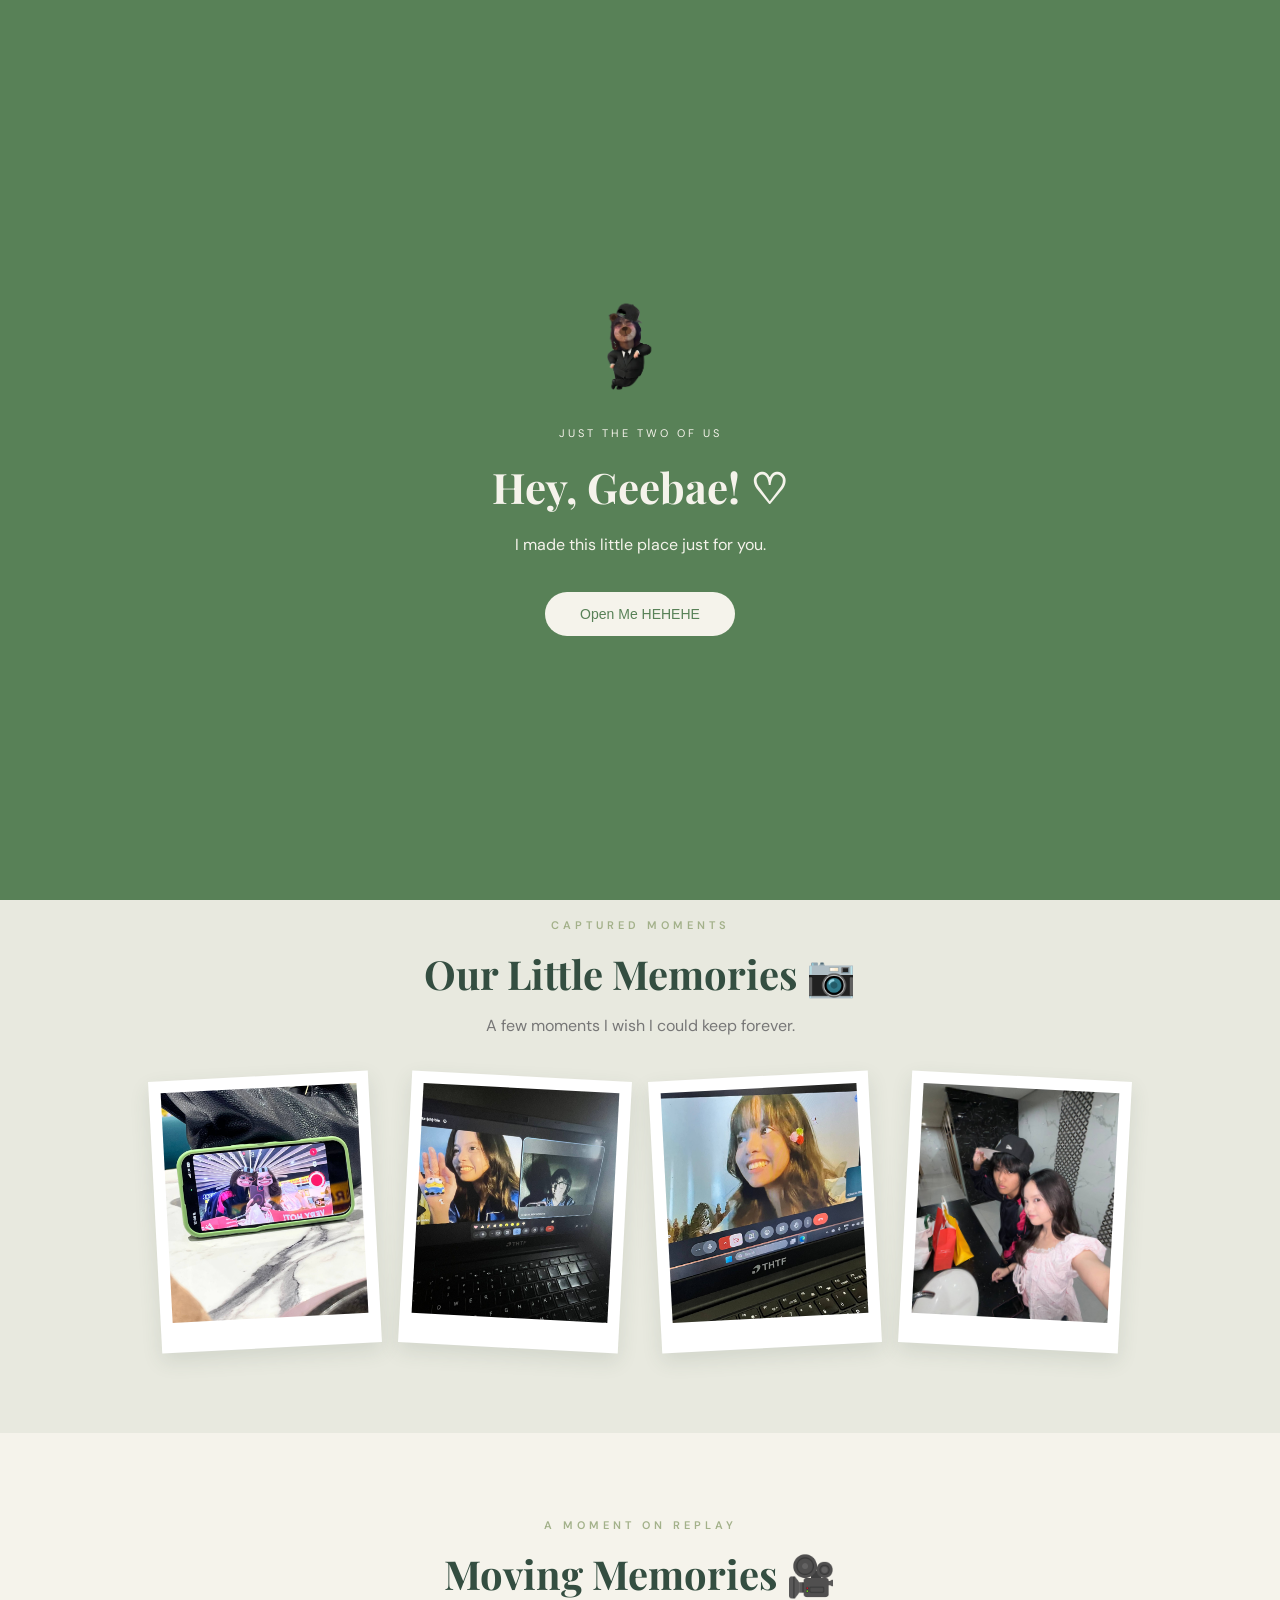
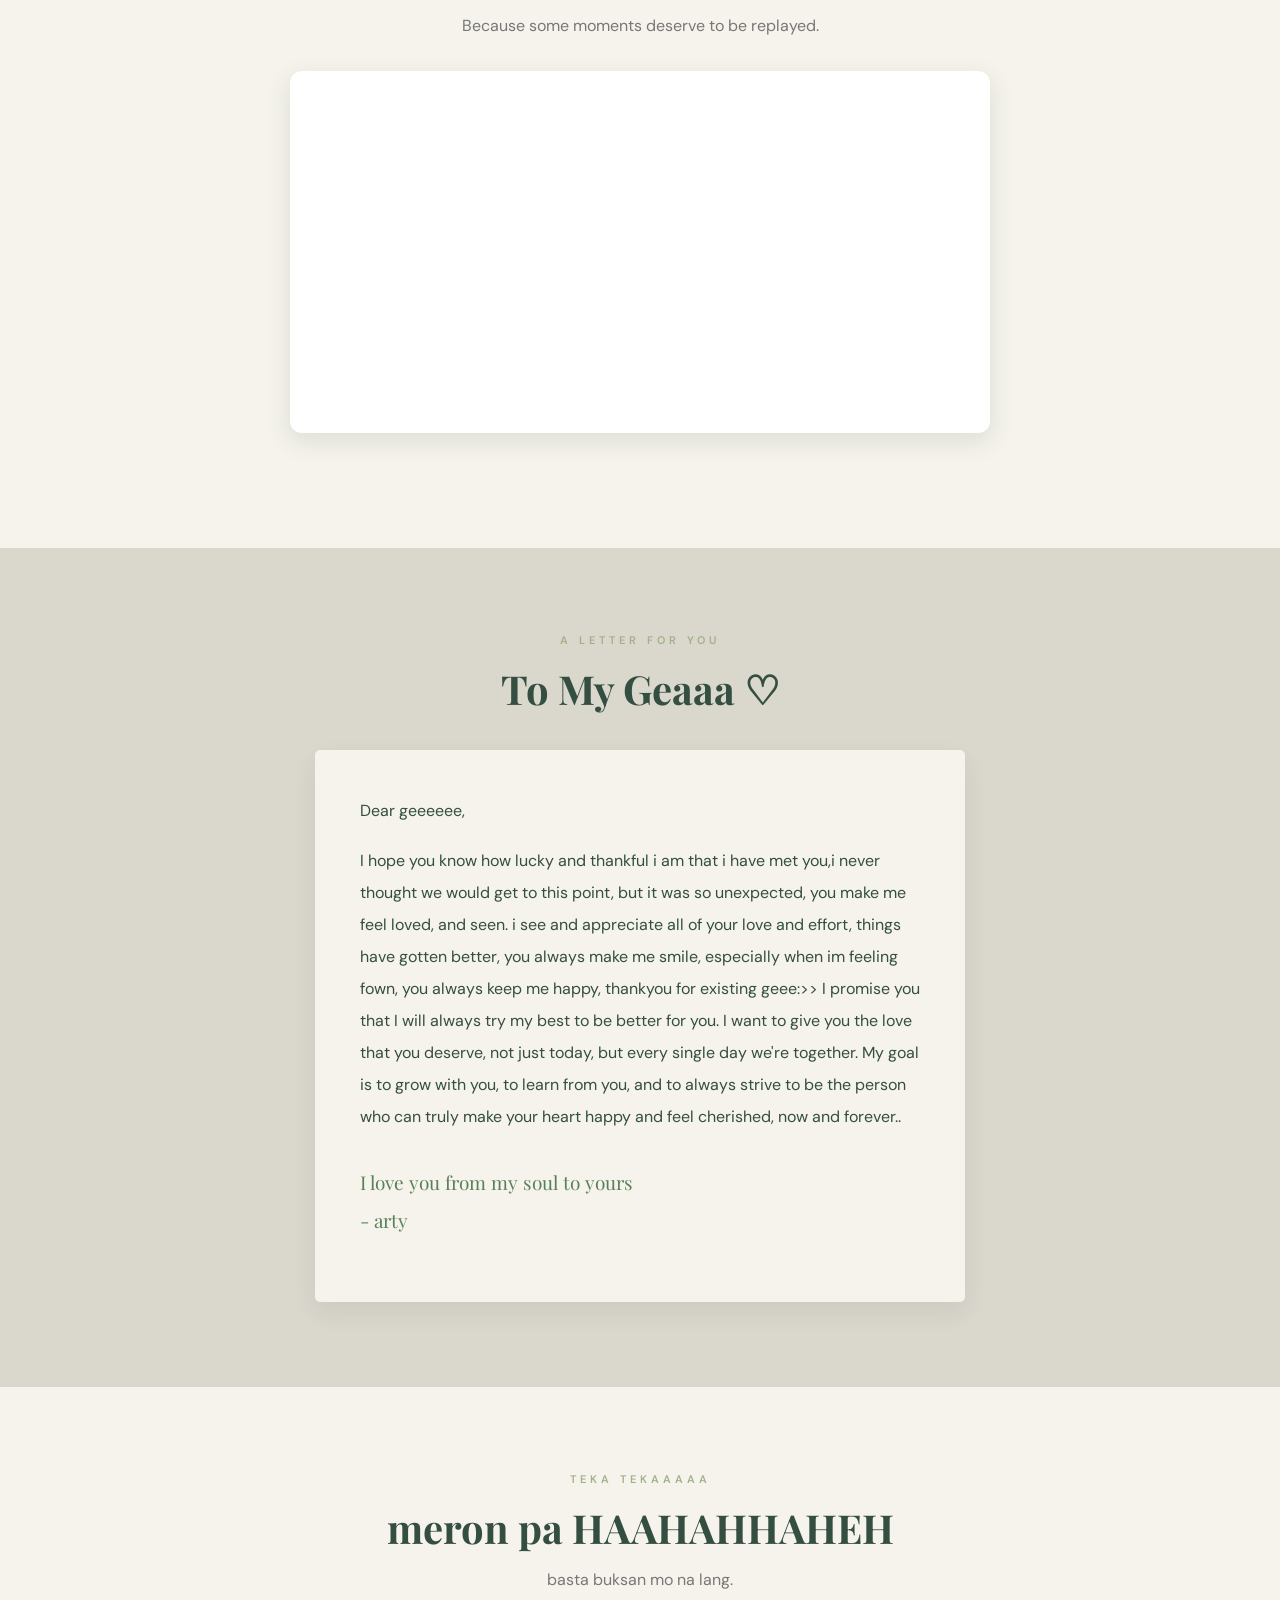
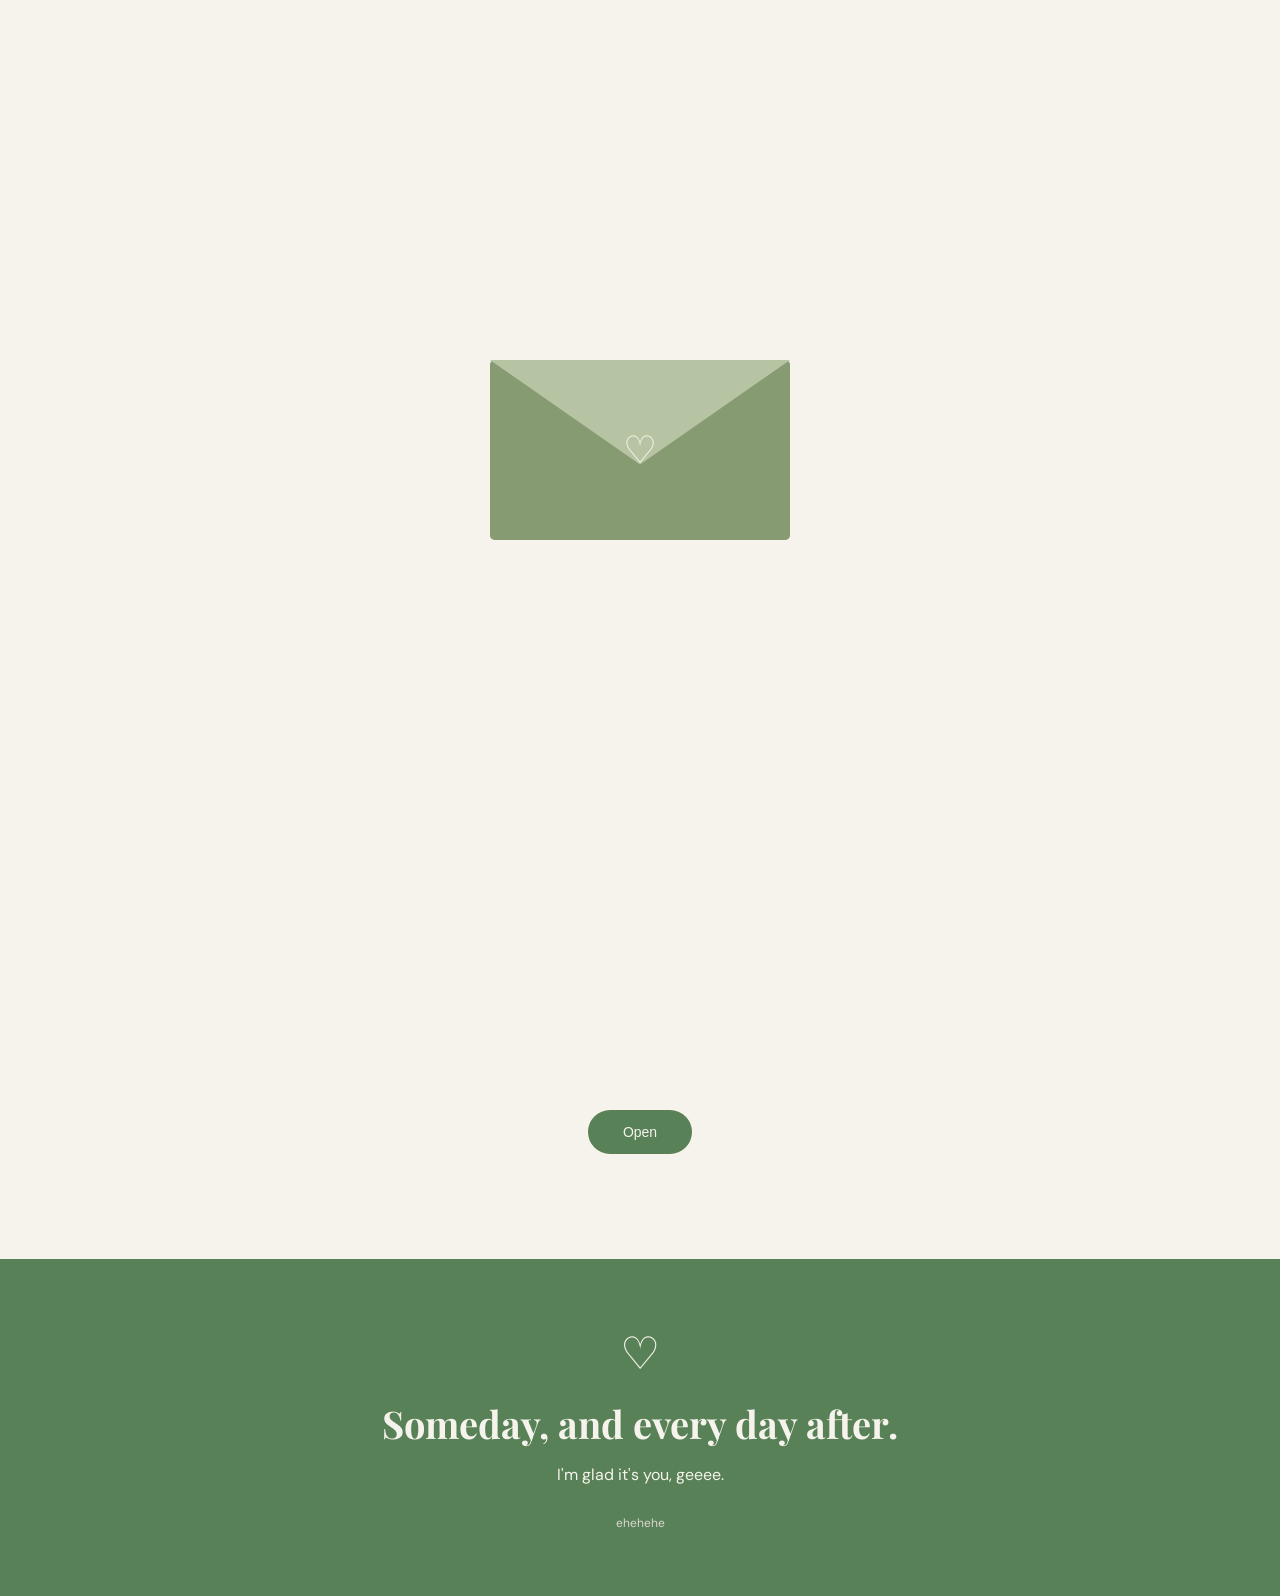
<file: index.html>
<!DOCTYPE html>
<html lang="en">
<head>
    <meta charset="UTF-8">
    <meta name="viewport" content="width=device-width, initial-scale=1.0">
    <meta property="og:title" content="secret no clue">
<meta property="og:description" content="A little surprise made with love.">
<meta property="og:image" content="https://artydikapagsasawaan.github.io/forgeeonly/nanon.jpg">
<meta property="og:url" content="https://artydikapagsasawaan.github.io/forgeeonly/">
<meta property="og:type" content="website">
    <title>teerak</title>
    <link rel="stylesheet" href="style.css">
</head>
<body>

    <!-- Opening Screen -->
    <div class="opening" id="opening">
        <div class="envelope">
            <img src="ehey.png" alt="Cute sticker">
        </div>

        <p class="small-text">Just The Two Of us</p>
        <h1>Hey, Geebae! ♡</h1>
        <p>I made this little place just for you.</p>
        <button onclick="openWebsite()">Open Me HEHEHE</button>
    </div>

    <!-- Background Music -->
    <audio id="music" loop>
        <source src="Someday.mp3" type="audio/mpeg">
    </audio>

    <!-- Main Website -->
    <main id="main">

        <header>
            <p class="eyebrow">Just The Two Of Us</p>
            <h1>For My Favorite Person :33 </h1>
            <p>Some memories, little moments, and a whole lot of love.</p>
            <span class="decor">♡</span>
        </header>

        <!-- Introduction -->
        <section class="intro">
            <p class="eyebrow">OUR LITOL STORY</p>
            <h2>I'm glad it's you</h2>
            <p>
                Out of all the people I could've crossed paths with, 
                I'm glad life led me to you. Here's a little collection of our memories, 
                the little moments, and everything that makes having you in my life so special.
            </p>
        </section>

        <!-- Photo Gallery -->
        <section class="memories">
            <p class="eyebrow">CAPTURED MOMENTS</p>
            <h2>Our Little Memories 📷</h2>
            <p class="description">A few moments I wish I could keep forever.</p>

            <div class="gallery">
                <div class="polaroid">
                    <img src="yie.jpg" alt="Our memory">
                </div>

                <div class="polaroid">
                    <img src="ehe.jpg" alt="Our memory">
                </div>

                <div class="polaroid">
                    <img src="jie.jpg" alt="Our memory">
                </div>

                <div class="polaroid">
                    <img src="lel.jpg" alt="Our memory">
                </div>
            </div>
        </section>

        <!-- Video -->
        <section class="video-section">
            <p class="eyebrow">A MOMENT ON REPLAY</p>
            <h2>Moving Memories 🎥</h2>
            <p class="description">Because some moments deserve to be replayed.</p>

            <div class="video-container">
                <video autoplay muted loop playsinline>
                    <source src="cutie.mp4" type="video/mp4">
                    Your browser does not support this video.
                </video>
            </div>
        </section>

        <!-- First Letter -->
        <section class="letter-section">
            <p class="eyebrow">A LETTER FOR YOU</p>
            <h2>To My Geaaa ♡</h2>

            <div class="letter">
                <p>Dear geeeeee,</p>

                <p>
                 I hope you know how lucky and thankful i am that i have met you,i never thought we would get to this point, 
                 but it was so unexpected, you make me feel loved, and seen. i see and appreciate all of your love and effort, 
                things have gotten better, you always make me smile, especially when im feeling fown, you always keep me happy, 
                 thankyou for existing geee:>> I promise you that I will always try my best to be better for you.
                I want to give you the love that you deserve, not just today, but every single day we're together. 
                My goal is to grow with you, to learn from you, and to always strive to be the person 
                  who can truly make your heart happy and feel cherished, now and forever.. 
                </p>

                <p class="signature">
                    I love you from my soul to yours
                    <br>
                    - arty 
                </p>
            </div>
        </section>

        <!-- Second Letter Envelope -->
        <section class="second-letter-section">

            <p class="eyebrow">TEKA TEKAAAAA</p>
            <h2>meron pa HAAHAHHAHEH</h2>
            <p class="description">basta buksan mo na lang.</p>

            <div class="envelope-wrapper">

                <div class="letter-inside" id="secondLetter">
                    <div class="second-letter-content">
                        <p class="letter-heading">yieeee</p>
                       
                         <p>
        <strong>I Love You Just Like How I Love The Ridleys</strong>
    </p>

    <p>
        And even if life doesn't unfold the way we've imagined, even if our dreams take longer than expected, Be With You reminds me that <strong>it's okay if things don't happen right away.</strong>
        <strong><u>Because in the end, my greatest dream isn't success or perfection - it's simply to be with you every single day. for the rest of our lives.</u></strong>
    </p>

    <p>
        I think about the future the same way Someday does.
        <em><u>I wanna be there when the sunlight hits your face. I want to witness your ordinary mornings, celebrate your victories, comfort you in your hardest days, and love you through every version of yourself.</u></em>
        I want to be your closest friend, your biggest supporter, and someone who loves you through everything. Some things in this world may change, but I hope this never will.
    </p>

    <p>
        Sometimes I wonder how someone could be so breathtaking.
        Every time I look into your eyes, I understand <em>Aphrodite</em>.
        <strong>I see the galaxies when I look in your eyes.</strong>
        <em><u>You make words disappear, leaving me speechless in the most beautiful way. I could swear you're Aphrodite in disguise, because no one should be allowed to be this effortlessly wonderful.</u></em>
    </p>
                        

                    </div>
                </div>

                <div class="animated-envelope" id="animatedEnvelope">
                    <div class="envelope-back"></div>
                    <div class="envelope-front"></div>
                    <div class="envelope-flap"></div>
                    <div class="envelope-heart">♡</div>
                </div>

            </div>

            <div class="envelope-wrapper">
    <!-- Envelope elements here -->
</div>

        <button
            class="envelope-button"
              id="envelopeButton"
             onclick="openSecondLetter()"
             aria-expanded="false">
             Open 
        </button>

        </section>

        <!-- Ending -->
        <footer>
            <div class="footer-heart">♡</div>
            <h2>Someday, and every day after.</h2>
            <p>I'm glad it's you, geeee.</p>
            <p class="footer-small">ehehehe</p>
        </footer>

    </main>

    <script src="script.js"></script>
</body>
</html>
</file>
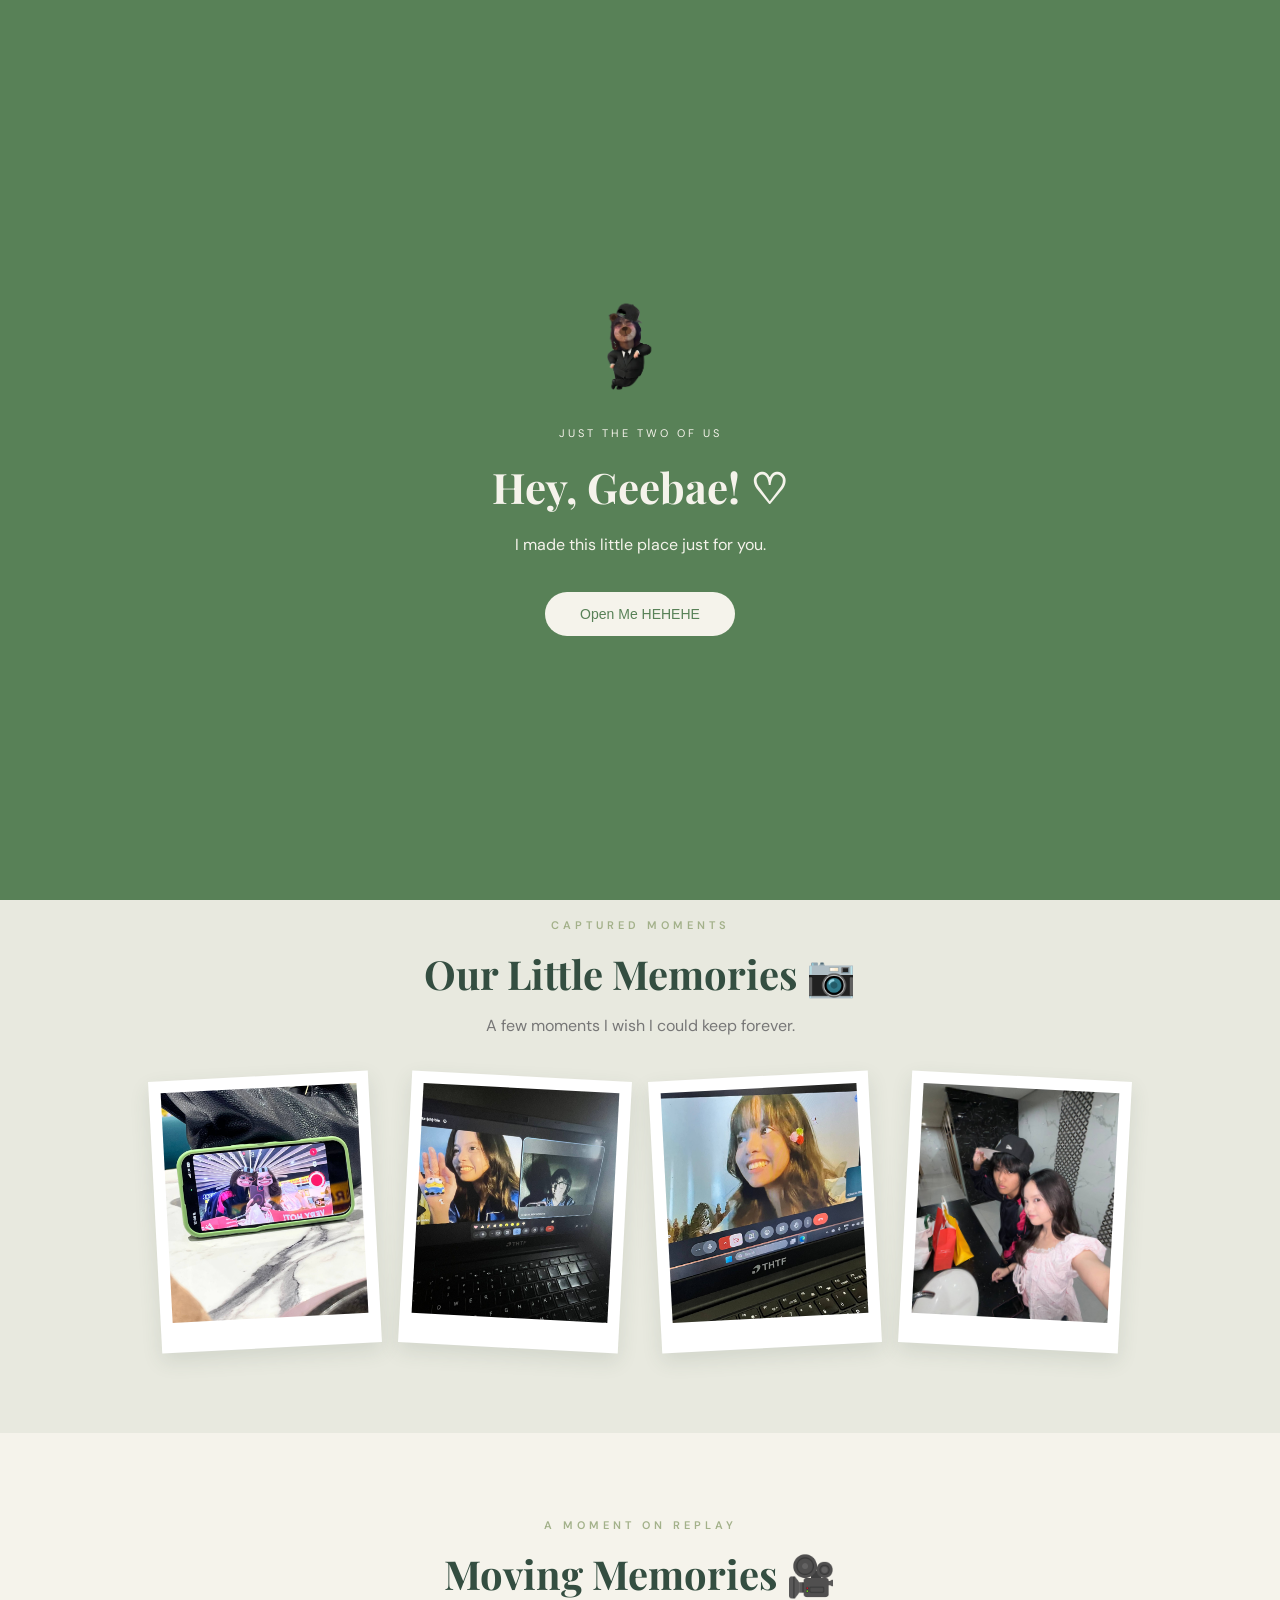
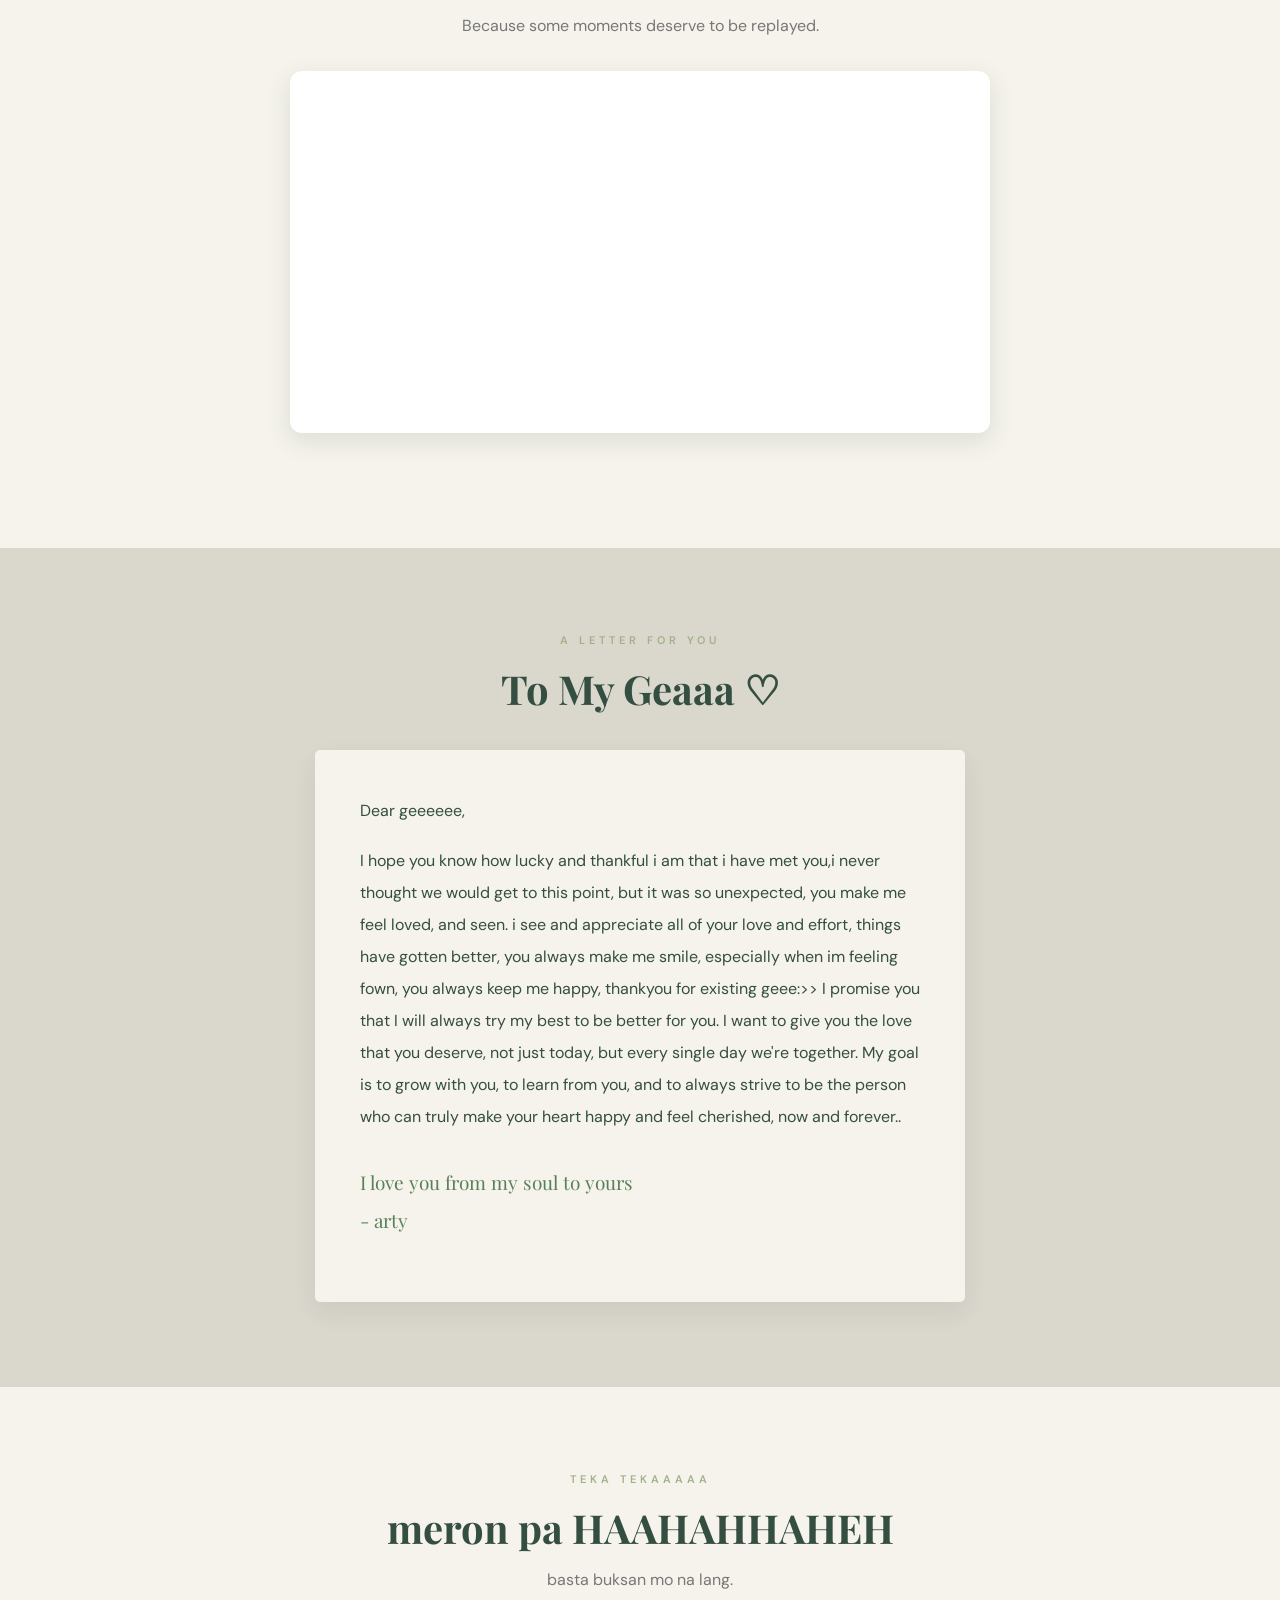
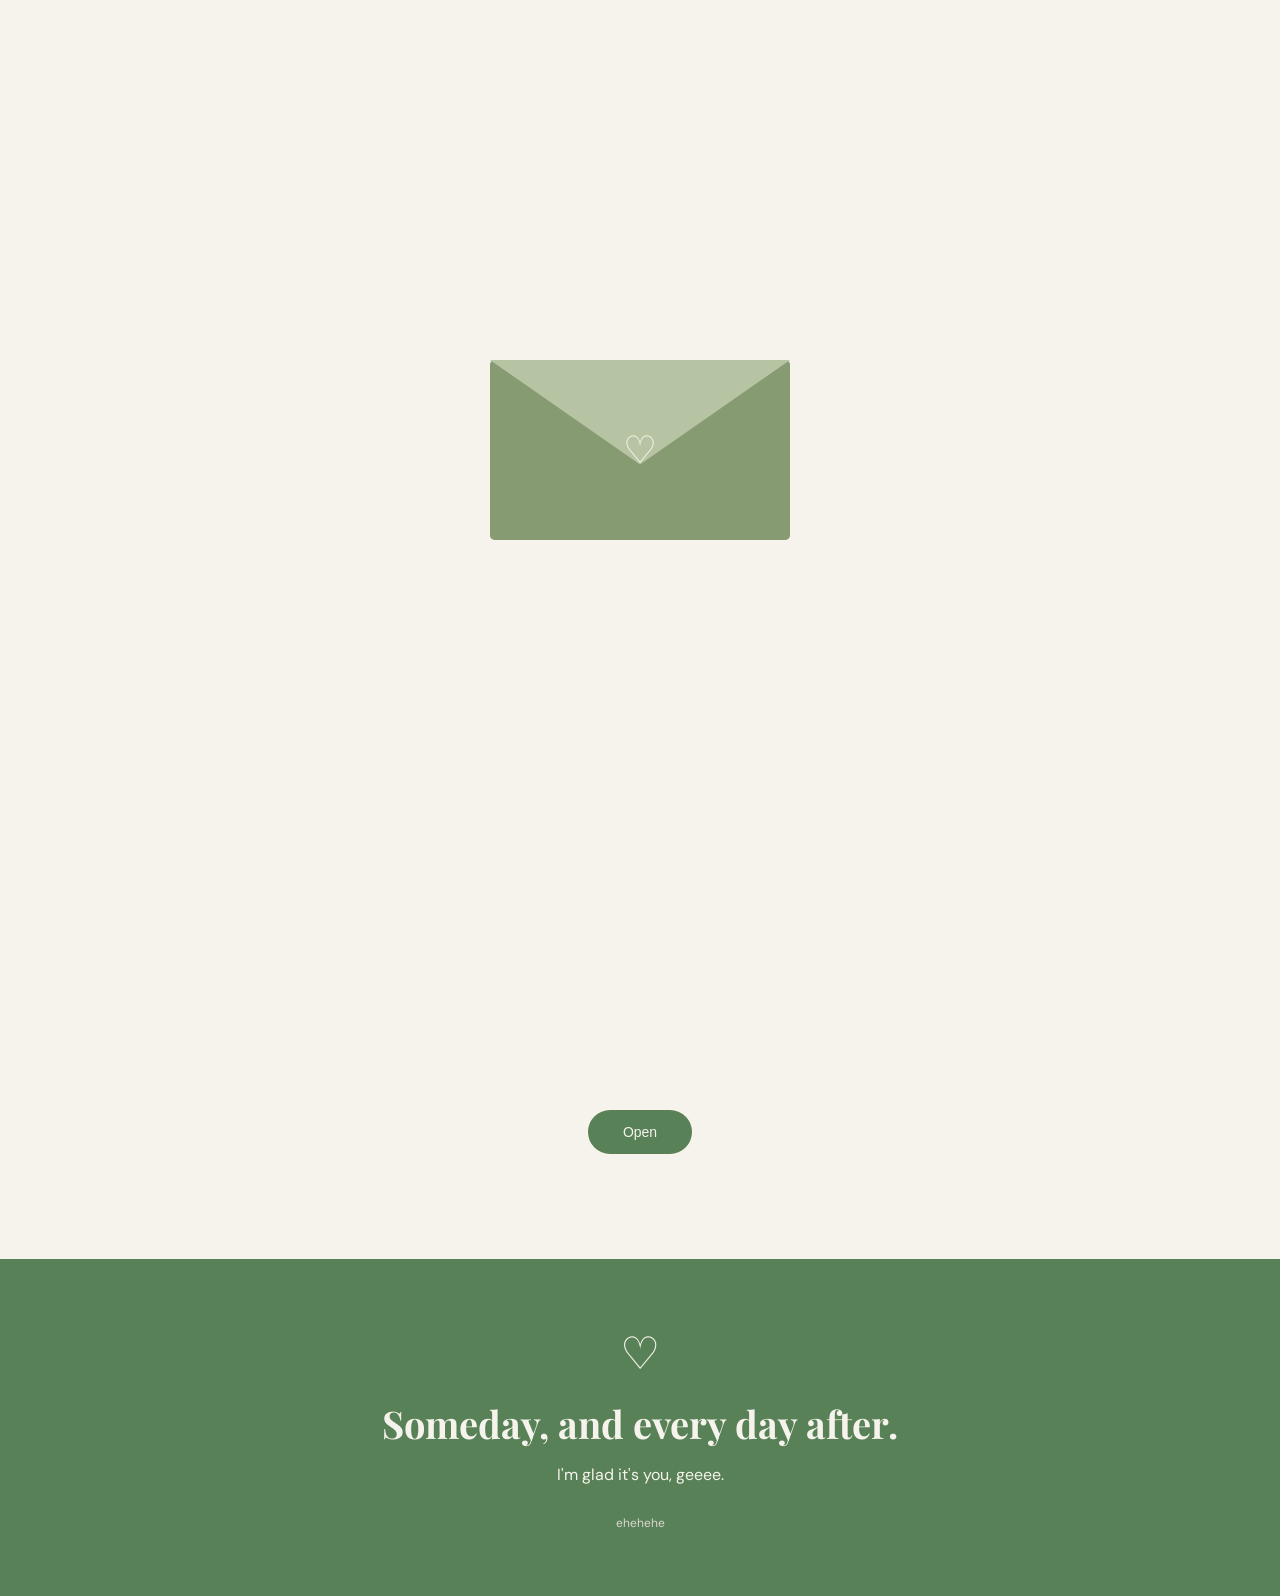
<file: gigi.html>
<!DOCTYPE html>
<html lang="en">
<head>
    <meta charset="UTF-8">
    <meta name="viewport" content="width=device-width, initial-scale=1.0">
    <title>teerak</title>
    <link rel="stylesheet" href="style.css">
</head>
<body>

    <!-- Opening Screen -->
    <div class="opening" id="opening">
        <div class="envelope">
            <img src="ehey.png" alt="Cute sticker">
        </div>

        <p class="small-text">Just The Two Of us</p>
        <h1>Hey, Geebae! ♡</h1>
        <p>I made this little place just for you.</p>
        <button onclick="openWebsite()">Open Me HEHEHE</button>
    </div>

    <!-- Background Music -->
    <audio id="music" loop>
        <source src="Someday.mp3" type="audio/mpeg">
    </audio>

    <!-- Main Website -->
    <main id="main">

        <header>
            <p class="eyebrow">Just The Two Of Us</p>
            <h1>For My Favorite Person :33 </h1>
            <p>Some memories, little moments, and a whole lot of love.</p>
            <span class="decor">♡</span>
        </header>

        <!-- Introduction -->
        <section class="intro">
            <p class="eyebrow">OUR LITOL STORY</p>
            <h2>I'm glad it's you</h2>
            <p>
                Out of all the people I could've crossed paths with, 
                I'm glad life led me to you. Here's a little collection of our memories, 
                the little moments, and everything that makes having you in my life so special.
            </p>
        </section>

        <!-- Photo Gallery -->
        <section class="memories">
            <p class="eyebrow">CAPTURED MOMENTS</p>
            <h2>Our Little Memories 📷</h2>
            <p class="description">A few moments I wish I could keep forever.</p>

            <div class="gallery">
                <div class="polaroid">
                    <img src="yie.jpg" alt="Our memory">
                </div>

                <div class="polaroid">
                    <img src="ehe.jpg" alt="Our memory">
                </div>

                <div class="polaroid">
                    <img src="jie.jpg" alt="Our memory">
                </div>

                <div class="polaroid">
                    <img src="lel.jpg" alt="Our memory">
                </div>
            </div>
        </section>

        <!-- Video -->
        <section class="video-section">
            <p class="eyebrow">A MOMENT ON REPLAY</p>
            <h2>Moving Memories 🎥</h2>
            <p class="description">Because some moments deserve to be replayed.</p>

            <div class="video-container">
                <video autoplay muted loop playsinline>
                    <source src="cutie.mp4" type="video/mp4">
                    Your browser does not support this video.
                </video>
            </div>
        </section>

        <!-- First Letter -->
        <section class="letter-section">
            <p class="eyebrow">A LETTER FOR YOU</p>
            <h2>To My Geaaa ♡</h2>

            <div class="letter">
                <p>Dear geeeeee,</p>

                <p>
                 I hope you know how lucky and thankful i am that i have met you,i never thought we would get to this point, 
                 but it was so unexpected, you make me feel loved, and seen. i see and appreciate all of your love and effort, 
                things have gotten better, you always make me smile, especially when im feeling fown, you always keep me happy, 
                 thankyou for existing geee:>> I promise you that I will always try my best to be better for you.
                I want to give you the love that you deserve, not just today, but every single day we're together. 
                My goal is to grow with you, to learn from you, and to always strive to be the person 
                  who can truly make your heart happy and feel cherished, now and forever.. 
                </p>

                <p class="signature">
                    I love you from my soul to yours
                    <br>
                    - arty 
                </p>
            </div>
        </section>

        <!-- Second Letter Envelope -->
        <section class="second-letter-section">

            <p class="eyebrow">TEKA TEKAAAAA</p>
            <h2>meron pa HAAHAHHAHEH</h2>
            <p class="description">basta buksan mo na lang.</p>

            <div class="envelope-wrapper">

                <div class="letter-inside" id="secondLetter">
                    <div class="second-letter-content">
                        <p class="letter-heading">yieeee</p>
                       
                         <p>
        <strong>I Love You Just Like How I Love The Ridleys</strong>
    </p>

    <p>
        And even if life doesn't unfold the way we've imagined, even if our dreams take longer than expected, Be With You reminds me that <strong>it's okay if things don't happen right away.</strong>
        <strong><u>Because in the end, my greatest dream isn't success or perfection - it's simply to be with you every single day. for the rest of our lives.</u></strong>
    </p>

    <p>
        I think about the future the same way Someday does.
        <em><u>I wanna be there when the sunlight hits your face. I want to witness your ordinary mornings, celebrate your victories, comfort you in your hardest days, and love you through every version of yourself.</u></em>
        I want to be your closest friend, your biggest supporter, and someone who loves you through everything. Some things in this world may change, but I hope this never will.
    </p>

    <p>
        Sometimes I wonder how someone could be so breathtaking.
        Every time I look into your eyes, I understand <em>Aphrodite</em>.
        <strong>I see the galaxies when I look in your eyes.</strong>
        <em><u>You make words disappear, leaving me speechless in the most beautiful way. I could swear you're Aphrodite in disguise, because no one should be allowed to be this effortlessly wonderful.</u></em>
    </p>
                        

                    </div>
                </div>

                <div class="animated-envelope" id="animatedEnvelope">
                    <div class="envelope-back"></div>
                    <div class="envelope-front"></div>
                    <div class="envelope-flap"></div>
                    <div class="envelope-heart">♡</div>
                </div>

            </div>

            <div class="envelope-wrapper">
    <!-- Envelope elements here -->
</div>

        <button
            class="envelope-button"
              id="envelopeButton"
             onclick="openSecondLetter()"
             aria-expanded="false">
             Open 
        </button>

        </section>

        <!-- Ending -->
        <footer>
            <div class="footer-heart">♡</div>
            <h2>Someday, and every day after.</h2>
            <p>I'm glad it's you, geeee.</p>
            <p class="footer-small">ehehehe</p>
        </footer>

    </main>

    <script src="script.js"></script>
</body>
</html>
</file>
<file: style.css>
@import url('https://fonts.googleapis.com/css2?family=DM+Sans:wght@400;500;600&family=Playfair+Display:wght@400;500;600;700&display=swap');

:root {
    --green: #588157;
    --sage: #A3B18A;
    --light: #DAD7CD;
    --cream: #F5F3EB;
    --dark: #344E41;
    --white: #FFFFFF;
}

* {
    margin: 0;
    padding: 0;
    box-sizing: border-box;
}

html {
    scroll-behavior: smooth;
}

body {
    background: var(--cream);
    color: var(--dark);
    font-family: 'DM Sans', sans-serif;
}

/* OPENING SCREEN */

.opening {
    position: fixed;
    inset: 0;
    z-index: 100;
    background: var(--green);
    display: flex;
    flex-direction: column;
    justify-content: center;
    align-items: center;
    text-align: center;
    color: var(--cream);
    padding: 25px;
    transition: opacity 1s ease;
}

.envelope img {
    width: 150px;
    height: 150px;
    object-fit: contain;
    animation: float 2s infinite ease-in-out;
}

.opening h1 {
    font-family: 'Playfair Display', serif;
    font-size: 42px;
    margin: 12px 0;
}

.opening p {
    margin: 7px 0;
}

.small-text {
    letter-spacing: 3px;
    text-transform: uppercase;
    font-size: 11px;
}

button {
    margin-top: 30px;
    padding: 14px 35px;
    background: var(--cream);
    color: var(--green);
    border: none;
    border-radius: 30px;
    font-size: 14px;
    cursor: pointer;
    transition: .3s;
}

button:hover {
    transform: scale(1.08);
    background: white;
}

/* HEADER */

header {
    min-height: 420px;
    background: var(--green);
    color: var(--cream);
    display: flex;
    flex-direction: column;
    justify-content: center;
    align-items: center;
    text-align: center;
    padding: 50px 20px;
}

header h1 {
    font-family: 'Playfair Display', serif;
    font-size: clamp(35px, 6vw, 65px);
    margin: 20px 0;
}

header p {
    max-width: 500px;
    line-height: 1.8;
}

.eyebrow {
    font-size: 11px;
    letter-spacing: 4px;
    color: var(--sage);
    font-weight: 600;
}

header .eyebrow {
    color: var(--light);
}

.decor {
    font-size: 45px;
    margin-top: 25px;
}

/* SECTIONS */

section {
    padding: 85px 25px;
    text-align: center;
}

section h2 {
    font-family: 'Playfair Display', serif;
    font-size: clamp(28px, 4vw, 40px);
    margin: 15px 0;
}

.description {
    color: #777;
    margin: 12px 0 35px;
}

/* INTRO */

.intro {
    max-width: 750px;
    margin: auto;
    line-height: 1.9;
}

.intro > p:last-child {
    max-width: 550px;
    margin: 20px auto;
}

/* GALLERY */

.memories {
    background: #E8E9DF;
}

.gallery {
    display: flex;
    justify-content: center;
    align-items: center;
    flex-wrap: wrap;
    gap: 30px;
    max-width: 1050px;
    margin: 40px auto 0;
}

.polaroid {
    width: 220px;
    padding: 12px 12px 25px;
    background: white;
    box-shadow: 0 8px 20px #344e4120;
    transform: rotate(-3deg);
    transition: .4s;
}

.polaroid:nth-child(even) {
    transform: rotate(3deg);
}

.polaroid:hover {
    transform: rotate(0) translateY(-10px);
}

.polaroid img {
    width: 100%;
    height: 230px;
    object-fit: cover;
}

.polaroid p {
    font-family: 'Playfair Display', serif;
    margin-top: 15px;
    font-size: 15px;
}

/* VIDEO */

.video-container {
    max-width: 700px;
    margin: 30px auto;
    background: white;
    padding: 12px;
    border-radius: 12px;
    box-shadow: 0 8px 25px #344e4120;
}

video {
    width: 100%;
    display: block;
    border-radius: 8px;
}

/* FIRST LETTER */

.letter-section {
    background: #DAD7CD;
}

.letter {
    max-width: 650px;
    margin: 35px auto 0;
    background: var(--cream);
    padding: 45px;
    text-align: left;
    line-height: 2;
    border-radius: 5px;
    box-shadow: 0 10px 25px #344e4115;
}

.letter p {
    margin-bottom: 18px;
}

.signature {
    font-family: 'Playfair Display', serif;
    color: var(--green);
    font-size: 19px;
    margin-top: 30px;
}

/* SECOND LETTER SECTION */

.second-letter-section {
    background: var(--cream);
    overflow: hidden;
}

.envelope-wrapper {
    position: relative;
    width: 300px;
    height: 500px;
    margin: 50px auto 20px;
    perspective: 1000px;
}

/* ENVELOPE */

.animated-envelope {
    position: absolute;
    width: 100%;
    height: 180px;
    bottom: 0;
    left: 0;
    z-index: 3;
    transition: transform 1s ease;
}

.envelope-back {
    position: absolute;
    inset: 0;
    background: #A3B18A;
    border-radius: 5px;
}

.envelope-front {
    position: absolute;
    inset: 0;
    background: #879B73;
    clip-path: polygon(0 0, 50% 55%, 100% 0, 100% 100%, 0 100%);
    border-radius: 5px;
    z-index: 3;
}

.envelope-flap {
    position: absolute;
    inset: 0;
    background: #B7C4A3;
    clip-path: polygon(0 0, 100% 0, 50% 58%);
    transform-origin: top;
    transition: transform .8s ease;
    z-index: 4;
}

.envelope-heart {
    position: absolute;
    z-index: 5;
    top: 65px;
    left: 50%;
    transform: translateX(-50%);
    font-size: 38px;
    color: var(--cream);
    transition: opacity .3s;
}

/* LETTER INSIDE ENVELOPE */

.letter-inside {
    position: absolute;
    width: 100%;
    height: 350px;
    left: 0;
    bottom: 20px;
    background: #fffef8;
    padding: 25px;
    border-radius: 8px;
    overflow-y: auto;
    opacity: 0;
    z-index: 1;
    transform: translateY(0);
    transition: all 1s ease;
    box-shadow: 0 5px 20px #344e4120;
}

.second-letter-content {
    text-align: left;
    line-height: 1.9;
}

.second-letter-content p {
    margin-bottom: 18px;
}

.letter-heading {
    font-family: 'Playfair Display', serif;
    color: var(--green);
    font-size: 20px;
    text-align: center;
    margin-bottom: 20px;
}

/* OPEN ENVELOPE */

.envelope-wrapper.open .letter-inside {
    opacity: 1;
    z-index: 5;
    transform: translateY(-100px);
}

.envelope-wrapper.open .animated-envelope {
    transform: translateY(180px);
}

.envelope-wrapper.open .envelope-flap {
    transform: rotateX(180deg);
    z-index: 0;
}

.envelope-wrapper.open .envelope-heart {
    opacity: 0;
}

/* CLOSE ENVELOPE */

.envelope-wrapper:not(.open) .letter-inside {
    opacity: 0;
    z-index: 1;
    transform: translateY(0);
}

.envelope-wrapper:not(.open) .animated-envelope {
    transform: translateY(0);
}

.envelope-wrapper:not(.open) .envelope-flap {
    transform: rotateX(0deg);
}

.envelope-wrapper:not(.open) .envelope-heart {
    opacity: 1;
}

/* ENVELOPE BUTTON */

.envelope-button {
    display: block;
    position: relative;
    z-index: 10;
    margin: 20px auto;
    background: var(--green);
    color: var(--cream);
}

.envelope-button:hover {
    background: var(--dark);
    color: white;
}

/* FOOTER */

footer {
    background: var(--green);
    color: var(--cream);
    text-align: center;
    padding: 65px 20px;
}

footer h2 {
    font-family: 'Playfair Display', serif;
    font-size: clamp(25px, 4vw, 38px);
    margin: 15px 0;
}

.footer-heart {
    font-size: 45px;
}

.footer-small {
    margin-top: 30px;
    font-size: 12px;
    color: var(--light);
}

/* FLOATING HEARTS */

.heart {
    position: fixed;
    bottom: -30px;
    z-index: 50;
    pointer-events: none;
    color: var(--green);
    animation: rise 6s linear forwards;
}

@keyframes rise {
    to {
        transform: translateY(-110vh) rotate(360deg);
        opacity: 0;
    }
}

@keyframes float {
    50% {
        transform: translateY(-12px);
    }
}

/* MOBILE */

@media (max-width: 600px) {

    .opening h1 {
        font-size: 34px;
    }

    section {
        padding: 65px 18px;
    }

    .polaroid {
        width: 75%;
        max-width: 260px;
    }

    .letter {
        padding: 25px;
    }

    header {
        min-height: 350px;
    }

    .envelope-wrapper {
        width: 260px;
        height: 480px;
    }

    .letter-inside {
        padding: 20px;
    }
}
</file>
